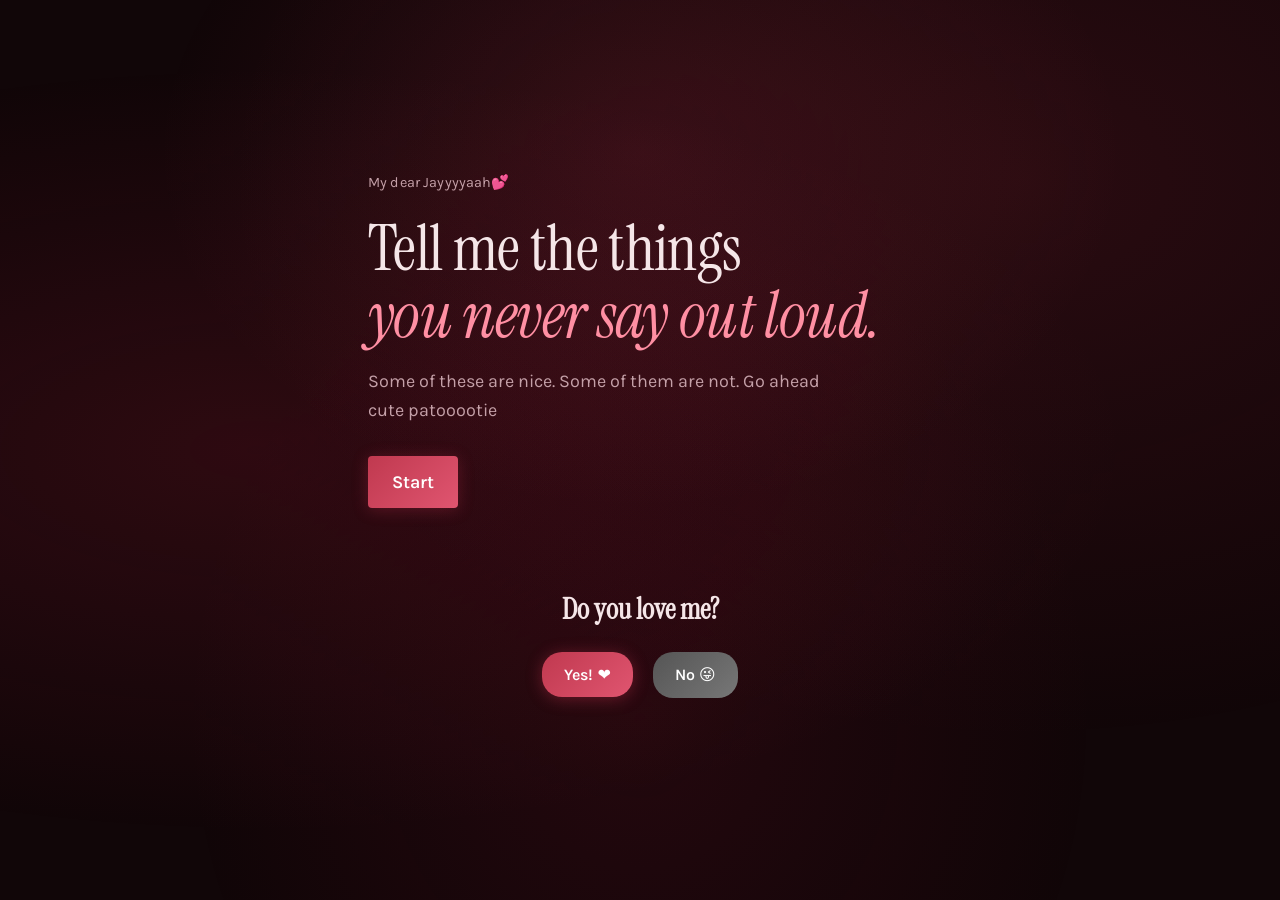
<file: index.html>
<!DOCTYPE html>
<html lang="en">
<head>
<meta charset="utf-8" />
<meta name="viewport" content="width=device-width, initial-scale=1" />
<title>A few questions, only for you</title>
<meta name="robots" content="noindex" />
<link rel="preconnect" href="https://fonts.googleapis.com" />
<link rel="preconnect" href="https://fonts.gstatic.com" crossorigin />
<link href="https://fonts.googleapis.com/css2?family=Instrument+Serif:ital@0;1&family=Karla:wght@400;500;600&display=swap" rel="stylesheet" />
<link rel="stylesheet" href="css/style.css" />

<style>
  .love-question-container {
    text-align: center;
    margin-top: 35px;
    padding-top: 15px;
  }

  .button-group {
    display: flex;
    justify-content: center;
    gap: 20px;
    margin-top: 15px;
  }

  #yesBtn, #noBtn {
    padding: 10px 22px;
    font-size: 1rem;
    font-family: inherit;
    border-radius: 20px;
    border: none;
    cursor: pointer;
  }

  #yesBtn {
    background-color: #ff8fa3;
    color: #1a1a1a;
    font-weight: 600;
  }

  #noBtn {
    background-color: rgba(255, 255, 255, 0.15);
    color: #f5e6e8;
    transition: none !important;
    will-change: transform, top, left;
  }
</style>

<script>
function selectYes() {
  document.querySelector('.love-question-container h3').textContent = 'I knew it! 🥰';
  document.getElementById('yesBtn').textContent = '😍';
  document.getElementById('noBtn').style.display = 'none';
}

function fleeNoButton() {
  const btn = document.getElementById('noBtn');
  const maxX = window.innerWidth - btn.offsetWidth - 20;
  const maxY = window.innerHeight - btn.offsetHeight - 20;
  const x = Math.max(10, Math.floor(Math.random() * maxX));
  const y = Math.max(10, Math.floor(Math.random() * maxY));
  
  btn.style.position = 'fixed';
  btn.style.left = x + 'px';
  btn.style.top = y + 'px';
  btn.style.zIndex = '9999';
}
</script>
</head>
<body>

  <div class="lamp" aria-hidden="true"></div>

  <div class="hearts" aria-hidden="true">
    <span class="heart">♥</span>
    <span class="heart">♡</span>
    <span class="heart">♥</span>
    <span class="heart">♡</span>
    <span class="heart">♥</span>
    <span class="heart">♡</span>
    <span class="heart">♥</span>
    <span class="heart">♡</span>
    <span class="heart">♥</span>
    <span class="heart">♡</span>
  </div>

  <main id="app">

    <section class="stage" id="stage-open">
      <p class="kicker">My dear Jayyyyaah💕</p>
      <h1 class="display">Tell me the things<br /><em>you never say out loud.</em></h1>
      <p class="lede">Some of these are nice. Some of them are not. Go ahead cute patooootie</p>
      <button class="btn" id="begin">Start</button>
      <p class="note" id="draft-note" style="display:none"></p>

      <div class="love-question-container">
        <h3>Do you love me?</h3>
        <div class="button-group">
          <button type="button" id="yesBtn" onclick="selectYes()">Yes! ❤️</button>
          <button type="button" id="noBtn" onmouseenter="fleeNoButton()" onmousemove="fleeNoButton()">No 😜</button>
        </div>
      </div>
    </section>

    <section class="stage" id="stage-q" style="display:none">
      <div class="track" id="track" role="progressbar" aria-label="Progress"></div>
      <div class="q" id="q-body">
        <p class="count" id="q-count"></p>
        <h2 class="question" id="q-prompt"></h2>
        <p class="hint" id="q-hint" style="display:none"></p>
        <div class="field" id="q-field"></div>
        <p class="warn" id="q-warn" role="alert" style="display:none"></p>
      </div>
      <div class="controls">
        <button class="btn btn--ghost" id="back">Back</button>
        <button class="btn" id="next">Next</button>
        <span class="tip">Ctrl + Enter</span>
      </div>
    </section>

    <section class="stage" id="stage-review" style="display:none">
      <h2 class="display display--sm">Read it back before you send it.</h2>
      <dl class="review" id="review-list"></dl>
      <p class="warn" id="send-error" role="alert" style="display:none"></p>
      <div class="controls controls--end">
        <button class="btn btn--ghost" id="edit">Change something</button>
        <button class="btn" id="send">Send it to him</button>
      </div>
    </section>

    <section class="stage" id="stage-done" style="display:none">
      <div class="glow" aria-hidden="true"></div>
      <h2 class="display">It's sent. 💕</h2>
      <p class="lede">That idiot loves you. Thank you for being honest.</p>
    </section>

  </main>

  <script src="js/app.js"></script>
</body>
</html>
</file>
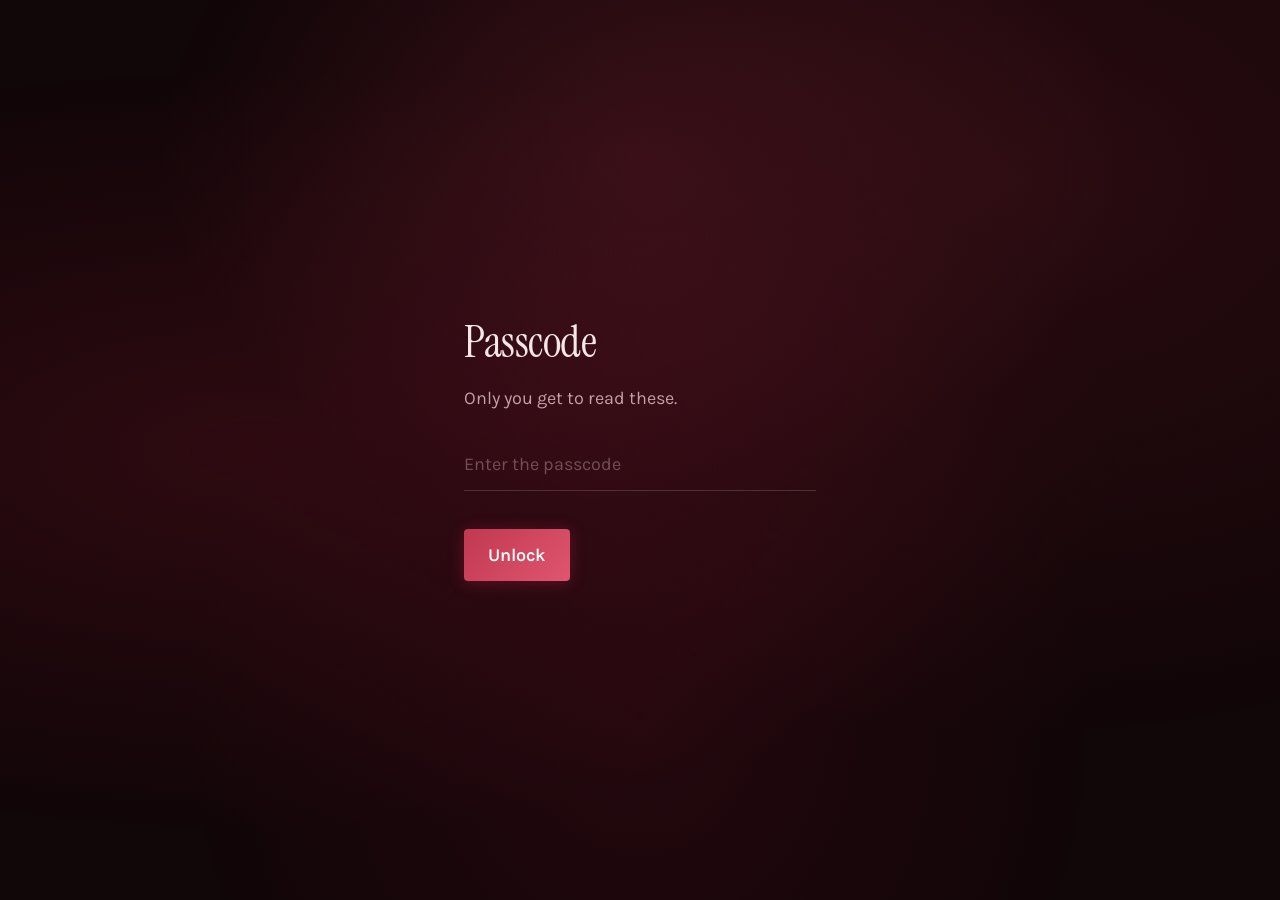
<file: answers.html>
<!DOCTYPE html>
<html lang="en">
<head>
<meta charset="utf-8" />
<meta name="viewport" content="width=device-width, initial-scale=1" />
<title>Her answers</title>
<meta name="robots" content="noindex" />
<link rel="preconnect" href="https://fonts.googleapis.com" />
<link rel="preconnect" href="https://fonts.gstatic.com" crossorigin />
<link href="https://fonts.googleapis.com/css2?family=Instrument+Serif:ital@0;1&family=Karla:wght@400;500;600&display=swap" rel="stylesheet" />
<link rel="stylesheet" href="css/style.css" />
</head>
<body>
  <div class="lamp" aria-hidden="true"></div>
  <main id="app">
    <section class="stage gate" id="gate">
      <h1 class="display display--sm">Passcode</h1>
      <p class="lede">Only you get to read these.</p>
      <div class="field">
        <input type="password" id="code" placeholder="Enter the passcode" aria-label="Passcode"
          style="width:100%;background:transparent;border:0;border-bottom:1px solid rgba(233,228,217,.18);color:#e9e4d9;font:inherit;padding:.35rem 0 .7rem" />
      </div>
      <p class="warn" id="gate-error" role="alert" style="display:none"></p>
      <div class="controls">
        <button class="btn" id="unlock">Unlock</button>
      </div>
    </section>

    <section class="stage panel" id="panel" style="display:none">
      <h1 class="display display--sm" id="heading">What she said</h1>
      <div class="row">
        <button class="btn btn--ghost" id="download-btn">Download a copy</button>
        <button class="btn btn--ghost" id="refresh">Refresh</button>
      </div>
      <div id="entries"></div>
    </section>
  </main>

<script src="js/config.js"></script>
<script>
(() => {
  'use strict';
  const $ = (id) => document.getElementById(id);
  let code = '';
  let questions = [];
  let lastEntries = [];

  function label(id) {
    const q = questions.find((x) => x.id === id);
    return q ? q.prompt : id;
  }

  function render(entries) {
    const box = $('entries');
    box.innerHTML = '';
    $('heading').textContent = entries.length === 1
      ? 'What she said'
      : `What she said — ${entries.length} ${entries.length === 0 ? 'times' : 'times'}`;

    if (!entries.length) {
      const p = document.createElement('p');
      p.className = 'empty';
      p.textContent = 'Nothing yet. Send her the link and leave her alone for ten minutes.';
      box.appendChild(p);
      return;
    }

    entries.forEach((entry) => {
      const wrap = document.createElement('article');
      wrap.className = 'entry';
      const meta = document.createElement('p');
      meta.className = 'entry-meta';
      const when = new Date(entry.submittedAt).toLocaleString();
      meta.textContent = entry.durationSeconds
        ? `${when} · took ${Math.max(1, Math.round(entry.durationSeconds / 60))} min`
        : when;
      wrap.appendChild(meta);

      const dl = document.createElement('dl');
      dl.className = 'review';
      Object.entries(entry.answers || {}).forEach(([key, value]) => {
        const row = document.createElement('div');
        const dt = document.createElement('dt'); dt.textContent = label(key);
        const dd = document.createElement('dd'); dd.textContent = String(value);
        row.append(dt, dd);
        dl.appendChild(row);
      });
      wrap.appendChild(dl);
      box.appendChild(wrap);
    });
  }

  async function load() {
    const res = await fetch(`${API_BASE}/answers`, {
      headers: { 'x-admin-code': code }
    });
    if (res.status === 401) throw new Error('Wrong passcode.');
    if (!res.ok) throw new Error('Could not load answers.');
    const data = await res.json();
    questions = data.questions || [];
    lastEntries = data.entries || [];
    render(lastEntries);
  }

  async function unlock() {
    code = $('code').value;
    const error = $('gate-error');
    error.style.display = 'none';
    try {
      await load();
      $('gate').style.display = 'none';
      $('panel').style.display = '';
    } catch (err) {
      error.textContent = err.message;
      error.style.display = '';
    }
  }

  $('unlock').addEventListener('click', unlock);
  $('code').addEventListener('keydown', (e) => { if (e.key === 'Enter') unlock(); });
  $('refresh').addEventListener('click', () => load().catch(() => {}));

  $('download-btn').addEventListener('click', () => {
    const blob = new Blob([JSON.stringify(lastEntries, null, 2)], { type: 'application/json' });
    const a = document.createElement('a');
    a.href = URL.createObjectURL(blob);
    a.download = 'answers.json';
    a.click();
  });

  $('code').focus();
})();
</script>
</body>
</html>
</file>
<file: css/style.css>
:root {
  --night: #1a0a0f;
  --night-deep: #110608;
  --surface: #2a0d14;
  --ink: #f5e6e8;
  --ink-soft: #c4a0a8;
  --lamp: #ff8fa3;
  --blush: #ff4d6d;
  --line: rgba(255, 143, 163, 0.18);
  --measure: 34rem;
  --step: clamp(1rem, 0.8rem + 1vw, 1.125rem);
}

* { box-sizing: border-box; }
html, body { height: 100%; }

body {
  margin: 0;
  background: var(--night-deep);
  color: var(--ink);
  font-family: Karla, system-ui, -apple-system, "Segoe UI", sans-serif;
  font-size: var(--step);
  line-height: 1.6;
  -webkit-font-smoothing: antialiased;
  overflow-x: hidden;
}

/* ---- animated hearts background ---- */
body::before {
  content: '';
  position: fixed;
  inset: 0;
  background:
    radial-gradient(ellipse at 20% 50%, rgba(180, 30, 60, 0.18) 0%, transparent 60%),
    radial-gradient(ellipse at 80% 20%, rgba(220, 50, 80, 0.12) 0%, transparent 55%),
    radial-gradient(ellipse at 50% 80%, rgba(150, 20, 50, 0.14) 0%, transparent 50%);
  pointer-events: none;
  z-index: 0;
}

/* floating hearts */
.hearts {
  position: fixed;
  inset: 0;
  pointer-events: none;
  z-index: 0;
  overflow: hidden;
}

.heart {
  position: absolute;
  bottom: -60px;
  font-size: 1.2rem;
  opacity: 0;
  animation: floatUp linear infinite;
  user-select: none;
}

.heart:nth-child(1)  { left: 5%;  font-size: 0.9rem; animation-duration: 8s;  animation-delay: 0s;   }
.heart:nth-child(2)  { left: 12%; font-size: 1.4rem; animation-duration: 11s; animation-delay: 2s;   }
.heart:nth-child(3)  { left: 22%; font-size: 0.8rem; animation-duration: 9s;  animation-delay: 4s;   }
.heart:nth-child(4)  { left: 35%; font-size: 1.1rem; animation-duration: 13s; animation-delay: 1s;   }
.heart:nth-child(5)  { left: 48%; font-size: 0.7rem; animation-duration: 7s;  animation-delay: 3s;   }
.heart:nth-child(6)  { left: 58%; font-size: 1.3rem; animation-duration: 10s; animation-delay: 5s;   }
.heart:nth-child(7)  { left: 68%; font-size: 0.9rem; animation-duration: 12s; animation-delay: 0.5s; }
.heart:nth-child(8)  { left: 78%; font-size: 1.0rem; animation-duration: 8s;  animation-delay: 2.5s; }
.heart:nth-child(9)  { left: 88%; font-size: 0.8rem; animation-duration: 14s; animation-delay: 1.5s; }
.heart:nth-child(10) { left: 95%; font-size: 1.2rem; animation-duration: 9s;  animation-delay: 4.5s; }

@keyframes floatUp {
  0%   { transform: translateY(0)   rotate(-10deg); opacity: 0;   }
  10%  { opacity: 0.6; }
  90%  { opacity: 0.3; }
  100% { transform: translateY(-110vh) rotate(15deg); opacity: 0; }
}

/* lamp glow — now rose coloured */
.lamp {
  position: fixed;
  top: -28vh;
  left: 50%;
  width: min(120vw, 1100px);
  height: 90vh;
  transform: translateX(-50%);
  background: radial-gradient(ellipse at center, rgba(220, 60, 90, 0.14), rgba(180, 30, 60, 0) 62%);
  pointer-events: none;
  z-index: 0;
}

#app {
  position: relative;
  z-index: 1;
  min-height: 100%;
  display: grid;
  place-items: center;
  padding: clamp(1.5rem, 5vw, 4rem) 1.25rem;
}

.stage {
  width: 100%;
  max-width: var(--measure);
  animation: rise 420ms cubic-bezier(0.2, 0.7, 0.3, 1) both;
}

.stage[hidden],
[hidden] { display: none !important; }

@keyframes rise {
  from { opacity: 0; transform: translateY(14px); }
  to   { opacity: 1; transform: none; }
}

/* ---------- type ---------- */

.display {
  font-family: "Instrument Serif", Georgia, serif;
  font-weight: 400;
  font-size: clamp(2.4rem, 1.6rem + 4vw, 4rem);
  line-height: 1.04;
  letter-spacing: -0.01em;
  margin: 0 0 1.1rem;
}

.display em {
  font-style: italic;
  color: var(--lamp);
}

.display--sm { font-size: clamp(1.9rem, 1.4rem + 2.4vw, 2.8rem); }

.question {
  font-family: "Instrument Serif", Georgia, serif;
  font-weight: 400;
  font-size: clamp(2rem, 1.4rem + 3.2vw, 3.1rem);
  line-height: 1.1;
  letter-spacing: -0.01em;
  margin: 0.2rem 0 0.7rem;
}

.kicker {
  margin: 0 0 1.4rem;
  color: var(--ink-soft);
  font-size: 0.9rem;
  letter-spacing: 0.01em;
}

.lede {
  margin: 0 0 2rem;
  color: var(--ink-soft);
  max-width: 30rem;
}

.hint {
  margin: 0 0 1.8rem;
  color: var(--ink-soft);
  font-size: 0.95rem;
}

.note {
  margin: 1.2rem 0 0;
  font-size: 0.875rem;
  color: var(--lamp);
}

.count {
  margin: 0;
  font-size: 0.8rem;
  color: var(--ink-soft);
  font-variant-numeric: tabular-nums;
}

.warn {
  margin: 1rem 0 0;
  color: var(--blush);
  font-size: 0.9rem;
}

/* ---------- progress ---------- */

.track {
  display: flex;
  gap: 6px;
  margin-bottom: 2.6rem;
}

.track span {
  height: 2px;
  flex: 1;
  background: var(--line);
  transition: background 260ms ease;
  transform-origin: left;
}

.track span.done { background: rgba(255, 143, 163, 0.45); }
.track span.here { background: var(--lamp); }

/* ---------- fields ---------- */

.field { margin-top: 0.4rem; }

textarea,
input[type="text"] {
  width: 100%;
  background: transparent;
  border: 0;
  border-bottom: 1px solid var(--line);
  color: var(--ink);
  font: inherit;
  line-height: 1.75;
  padding: 0.35rem 0 0.7rem;
  resize: none;
  transition: border-color 200ms ease;
}

textarea::placeholder,
input::placeholder { color: rgba(196, 160, 168, 0.45); }

textarea:focus,
input:focus {
  outline: none;
  border-bottom-color: var(--lamp);
}

.words {
  margin: 0.55rem 0 0;
  font-size: 0.78rem;
  color: var(--ink-soft);
  font-variant-numeric: tabular-nums;
}

/* choice list */
.choices { display: grid; gap: 0.55rem; }

.choice {
  display: flex;
  align-items: center;
  gap: 0.75rem;
  padding: 0.85rem 1rem;
  background: rgba(255, 100, 130, 0.04);
  border: 1px solid var(--line);
  border-radius: 4px;
  cursor: pointer;
  transition: border-color 160ms ease, background 160ms ease;
}

.choice:hover { border-color: rgba(255, 143, 163, 0.5); background: rgba(255, 100, 130, 0.08); }
.choice input { accent-color: var(--lamp); margin: 0; }

.choice:has(input:checked) {
  border-color: var(--lamp);
  background: rgba(255, 143, 163, 0.1);
}

/* scale */
.scale { padding-top: 0.5rem; }

.scale input[type="range"] {
  width: 100%;
  accent-color: var(--lamp);
  margin: 0.4rem 0 0.6rem;
}

.scale-ends {
  display: flex;
  justify-content: space-between;
  font-size: 0.82rem;
  color: var(--ink-soft);
}

.scale-value {
  font-family: "Instrument Serif", Georgia, serif;
  font-size: 2.6rem;
  line-height: 1;
  color: var(--lamp);
}

/* ---------- buttons ---------- */

.controls {
  display: flex;
  align-items: center;
  gap: 0.75rem;
  margin-top: 2.4rem;
}

.controls--end { justify-content: flex-start; flex-wrap: wrap; }

.btn {
  font: inherit;
  font-weight: 600;
  color: #fff;
  background: linear-gradient(135deg, #c0394f, #e05570);
  border: none;
  border-radius: 4px;
  padding: 0.7rem 1.5rem;
  cursor: pointer;
  transition: filter 160ms ease, opacity 160ms ease, transform 120ms ease;
  box-shadow: 0 2px 16px rgba(200, 50, 80, 0.3);
}

.btn:hover { filter: brightness(1.1); transform: translateY(-1px); }
.btn:active { transform: translateY(0); }
.btn:focus-visible { outline: 2px solid var(--ink); outline-offset: 3px; }
.btn[disabled] { opacity: 0.5; cursor: not-allowed; transform: none; }

.btn--ghost {
  background: transparent;
  color: var(--ink-soft);
  border: 1px solid var(--line);
  box-shadow: none;
}

.btn--ghost:hover { color: var(--ink); border-color: var(--ink-soft); transform: none; filter: none; }

.tip {
  margin-left: auto;
  font-size: 0.75rem;
  color: rgba(196, 160, 168, 0.6);
}

/* ---------- review ---------- */

.review { margin: 0 0 1.5rem; }

.review div {
  padding: 1.1rem 0;
  border-bottom: 1px solid var(--line);
}

.review dt {
  font-family: "Instrument Serif", Georgia, serif;
  font-size: 1.25rem;
  color: var(--ink);
  margin-bottom: 0.35rem;
}

.review dd {
  margin: 0;
  color: var(--ink-soft);
  white-space: pre-wrap;
}

.review dd:empty::after {
  content: "left blank";
  font-style: italic;
  opacity: 0.5;
}

/* ---------- done ---------- */

.stage--done { text-align: center; position: relative; }

.glow {
  width: 180px;
  height: 180px;
  margin: 0 auto 1.5rem;
  border-radius: 50%;
  background: radial-gradient(circle, rgba(255, 100, 130, 0.6), rgba(200, 40, 70, 0) 70%);
  animation: bloom 1400ms cubic-bezier(0.2, 0.7, 0.3, 1) both;
}

@keyframes bloom {
  from { transform: scale(0.2); opacity: 0; }
  60%  { opacity: 1; }
  to   { transform: scale(1); opacity: 0.9; }
}

.stage--done .lede { margin-inline: auto; }

/* ---------- answers page ---------- */

.panel { width: 100%; max-width: 46rem; }
.gate { max-width: 22rem; }

.entry {
  border-top: 1px solid var(--line);
  padding: 1.6rem 0;
}

.entry-meta {
  font-size: 0.8rem;
  color: var(--ink-soft);
  margin: 0 0 1rem;
  font-variant-numeric: tabular-nums;
}

.empty {
  color: var(--ink-soft);
  border: 1px dashed var(--line);
  padding: 2rem;
  text-align: center;
}

.row { display: flex; gap: 0.75rem; align-items: center; flex-wrap: wrap; margin-bottom: 2rem; }

a.btn { text-decoration: none; display: inline-block; }

@media (max-width: 480px) {
  .tip { display: none; }
  .controls .btn { flex: 1; }
}

@media (prefers-reduced-motion: reduce) {
  *, *::before, *::after {
    animation-duration: 0.01ms !important;
    animation-iteration-count: 1 !important;
    transition-duration: 0.01ms !important;
  }
}
.love-question-container {
  text-align: center;
  padding: 2rem 0;
}

.love-question-container h3 {
  font-family: "Instrument Serif", Georgia, serif;
  font-size: 1.8rem;
  color: var(--ink);
  margin-bottom: 1.2rem;
}

.button-group {
  display: flex;
  justify-content: center;
  gap: 1rem;
  flex-wrap: wrap;
}

#yesBtn {
  font: inherit;
  font-weight: 600;
  color: #fff !important;
  background: linear-gradient(135deg, #c0394f, #e05570) !important;
  border: none !important;
  border-radius: 4px;
  padding: 0.7rem 1.8rem;
  cursor: pointer;
  font-size: 1rem;
  box-shadow: 0 2px 16px rgba(200, 50, 80, 0.4);
  transition: transform 120ms ease, filter 160ms ease;
}

#yesBtn:hover { transform: scale(1.08); filter: brightness(1.1); }

#noBtn {
  font: inherit;
  font-weight: 600;
  color: #fff !important;
  background: linear-gradient(135deg, #555, #777) !important;
  border: none !important;
  border-radius: 4px;
  padding: 0.7rem 1.8rem;
  cursor: pointer;
  font-size: 1rem;
  transition: none !important;
}
</file>
